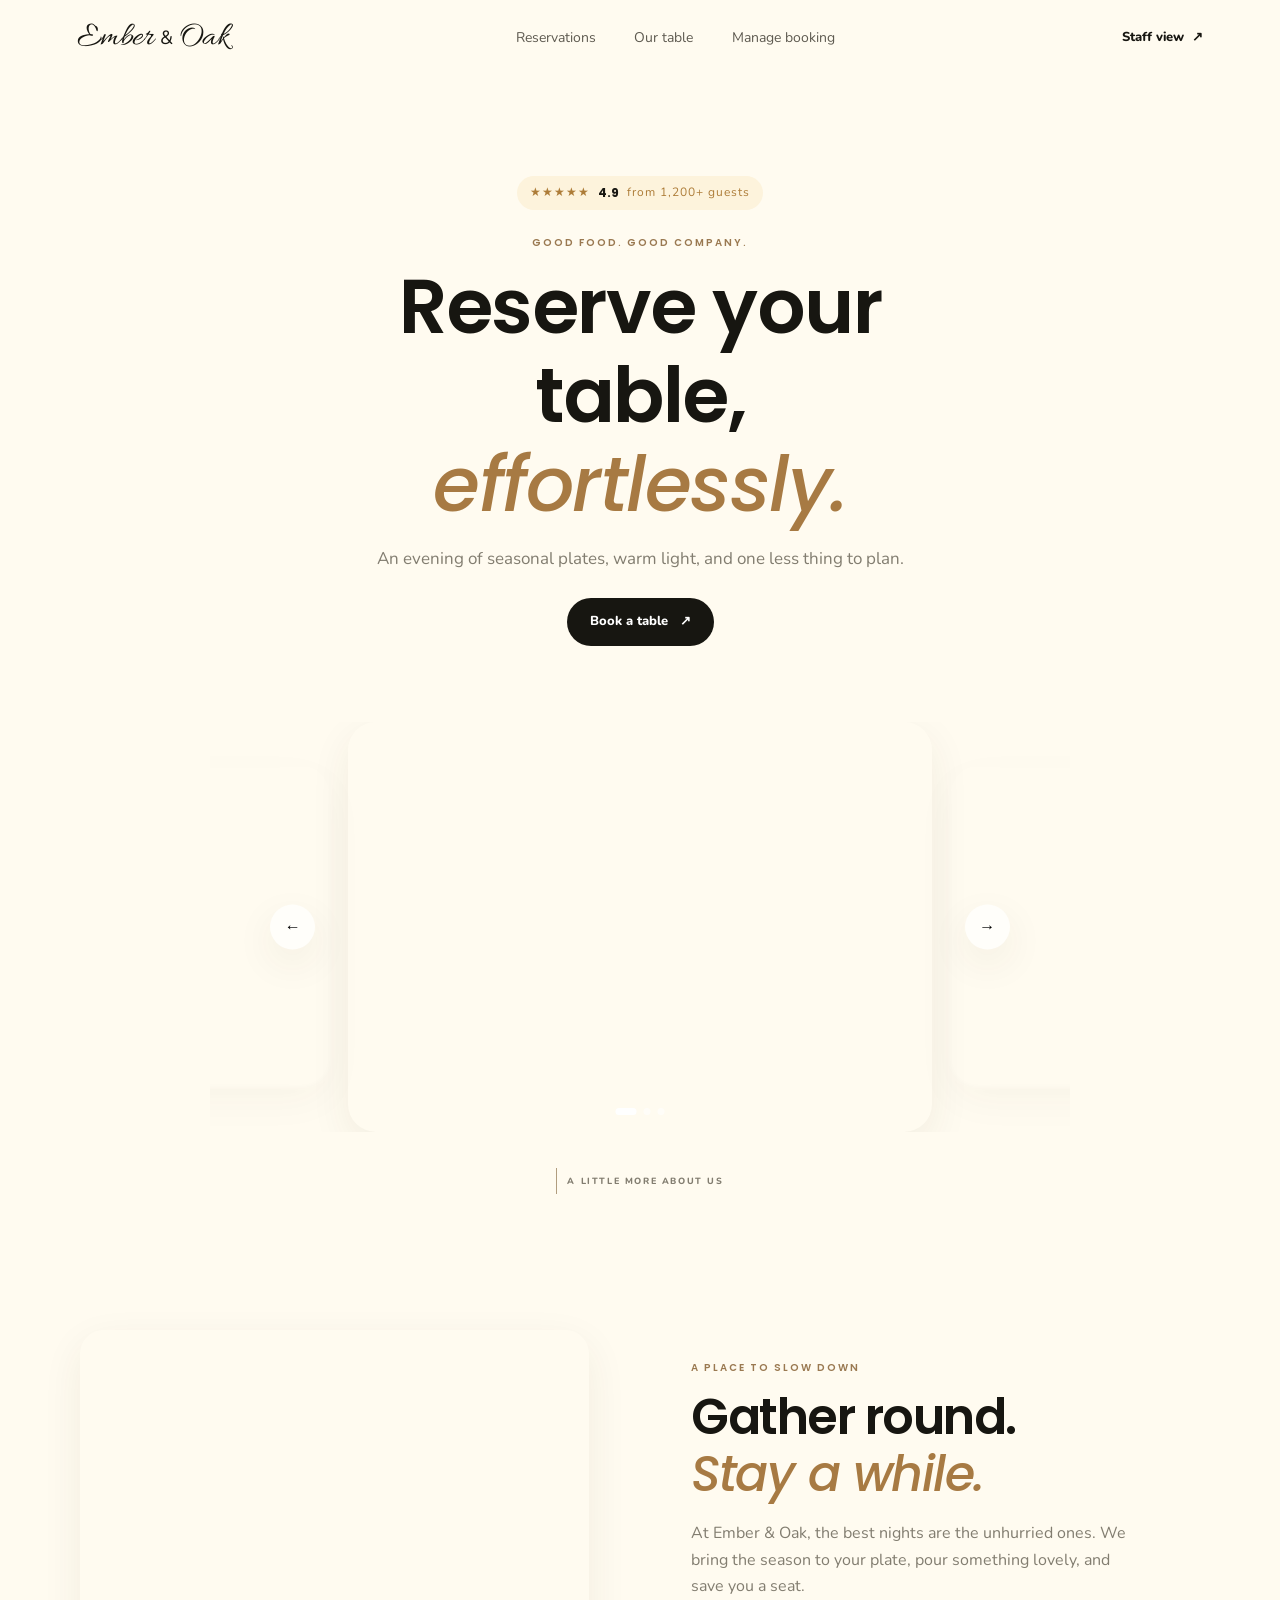
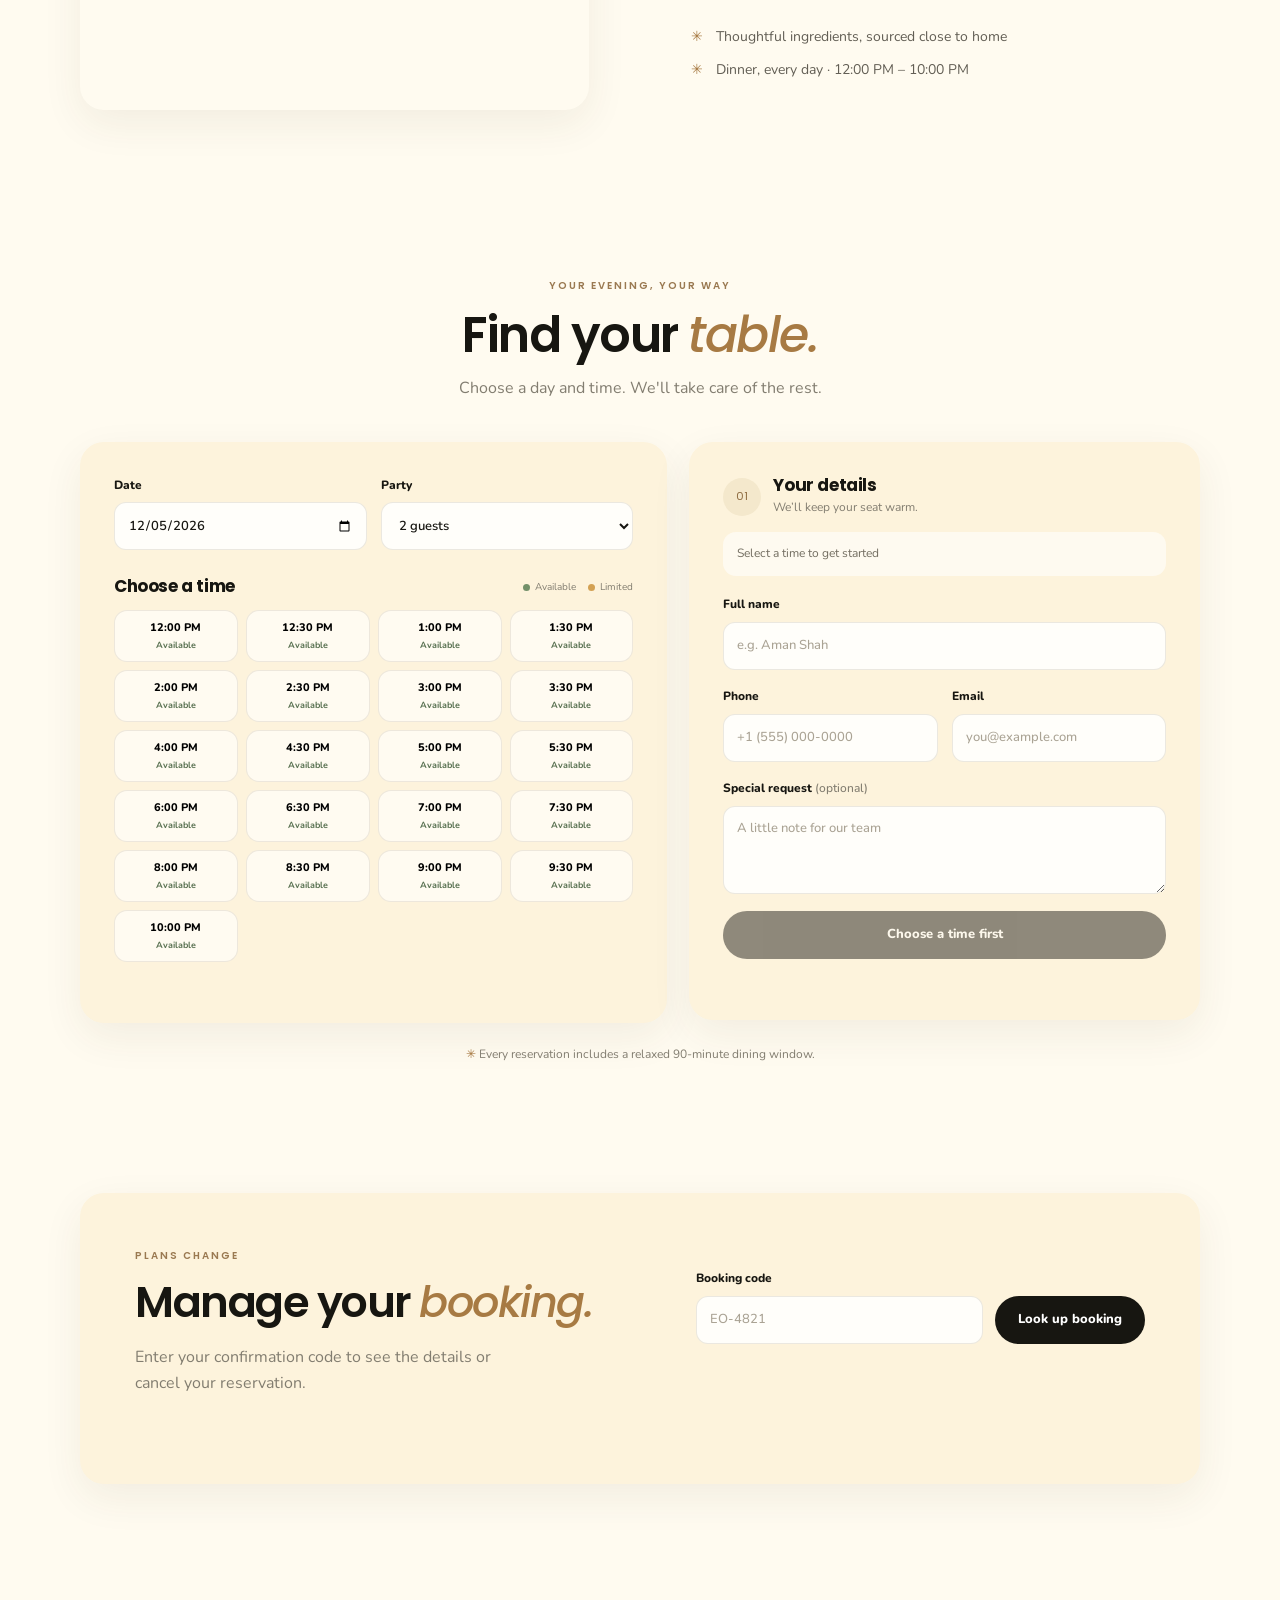
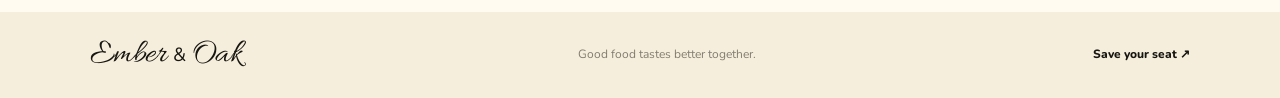
<file: index.html>
<!DOCTYPE html>
<html lang="en">
<head>
  <meta charset="UTF-8">
  <meta name="viewport" content="width=device-width, initial-scale=1.0">
  <meta name="theme-color" content="#fffbf0">
  <meta name="description" content="A lovely evening at Ember & Oak starts with a simple reservation.">
  <title>Ember &amp; Oak — A table worth gathering around</title>
  <link rel="preconnect" href="https://fonts.googleapis.com">
  <link rel="preconnect" href="https://fonts.gstatic.com" crossorigin>
  <link href="https://fonts.googleapis.com/css2?family=Nunito:wght@400;500;600;700;800&family=Poppins:wght@400;500;600;700&family=Allura&display=swap" rel="stylesheet">
  <link rel="stylesheet" href="style.css">
  <script src="script.js" defer></script>
</head>
<body>
  <header class="site-header">
    <a class="brand" href="#home" aria-label="Ember and Oak home">Ember <span>&amp;</span> Oak</a>
    <nav class="main-nav" aria-label="Main navigation">
      <a href="#book">Reservations</a>
      <a href="#story">Our table</a>
      <a href="#manage">Manage booking</a>
    </nav>
    <a class="staff-link" href="staff.html">Staff view <span aria-hidden="true">↗</span></a>
  </header>

  <main>
    <section class="hero section-wrap" id="home">
      <div class="hero-copy">
        <div class="rating-pill"><span aria-hidden="true">★★★★★</span> <strong>4.9</strong><span class="rating-note">from 1,200+ guests</span></div>
        <p class="eyebrow">GOOD FOOD. GOOD COMPANY.</p>
        <h1>Reserve your table,<br><em>effortlessly.</em></h1>
        <p class="hero-description">An evening of seasonal plates, warm light, and one less thing to plan.</p>
        <a class="button button-dark" href="#book">Book a table <span aria-hidden="true">↗</span></a>
      </div>
      <div class="carousel" aria-label="Ember and Oak restaurant gallery">
        <button class="carousel-arrow carousel-prev" type="button" aria-label="Previous image">←</button>
        <div class="carousel-track" id="carousel-track">
          <div class="carousel-image carousel-side" data-slide="0" role="img" aria-label="A warmly lit restaurant dining room"></div>
          <div class="carousel-image carousel-main" data-slide="1" role="img" aria-label="A beautifully plated seasonal dinner"></div>
          <div class="carousel-image carousel-side" data-slide="2" role="img" aria-label="Friends gathered around a dinner table"></div>
        </div>
        <button class="carousel-arrow carousel-next" type="button" aria-label="Next image">→</button>
        <div class="carousel-dots" id="carousel-dots" aria-label="Choose gallery image"></div>
      </div>
      <a class="scroll-hint" href="#story"><span></span> A LITTLE MORE ABOUT US</a>
    </section>

    <section class="story-section section-wrap" id="story">
      <div class="story-image image-card" role="img" aria-label="A quiet, candlelit restaurant interior"></div>
      <div class="story-copy">
        <p class="eyebrow">A PLACE TO SLOW DOWN</p>
        <h2>Gather round.<br><em>Stay a while.</em></h2>
        <p>At Ember &amp; Oak, the best nights are the unhurried ones. We bring the season to your plate, pour something lovely, and save you a seat.</p>
        <div class="story-detail"><span>✳</span> Thoughtful ingredients, sourced close to home</div>
        <div class="story-detail"><span>✳</span> Dinner, every day · 12:00 PM – 10:00 PM</div>
      </div>
    </section>

    <section class="booking-section section-wrap" id="book">
      <div class="section-heading">
        <p class="eyebrow">YOUR EVENING, YOUR WAY</p>
        <h2>Find your <em>table.</em></h2>
        <p>Choose a day and time. We'll take care of the rest.</p>
      </div>
      <div class="booking-layout">
        <div class="booking-controls card">
          <div class="control-row">
            <label class="field-label" for="booking-date">Date
              <input id="booking-date" type="date">
            </label>
            <label class="field-label" for="party-size">Party
              <select id="party-size">
                <option value="1">1 guest</option><option value="2" selected>2 guests</option>
                <option value="3">3 guests</option><option value="4">4 guests</option>
                <option value="5">5 guests</option><option value="6">6 guests</option>
                <option value="7">7 guests</option><option value="8">8 guests</option>
                <option value="9">9 guests</option><option value="10">10 guests</option>
              </select>
            </label>
          </div>
          <div class="slots-heading">
            <h3>Choose a time</h3>
            <span class="slot-legend"><i class="legend-dot"></i> Available <i class="legend-dot limited"></i> Limited</span>
          </div>
          <div class="slot-grid" id="slot-grid" aria-live="polite"></div>
          <p class="form-message" id="slot-message" role="status"></p>
        </div>

        <div class="guest-panel card" id="guest-panel">
          <div class="guest-panel-intro">
            <span class="step-number">01</span>
            <div><h3>Your details</h3><p>We’ll keep your seat warm.</p></div>
          </div>
          <div class="selected-slot" id="selected-slot">Select a time to get started</div>
          <form id="guest-form" novalidate>
            <label class="field-label" for="guest-name">Full name
              <input id="guest-name" name="name" type="text" autocomplete="name" maxlength="80" placeholder="e.g. Aman Shah" required>
            </label>
            <div class="control-row">
              <label class="field-label" for="guest-phone">Phone
                <input id="guest-phone" name="phone" type="tel" autocomplete="tel" maxlength="24" placeholder="+1 (555) 000-0000" required>
              </label>
              <label class="field-label" for="guest-email">Email
                <input id="guest-email" name="email" type="email" autocomplete="email" maxlength="120" placeholder="you@example.com" required>
              </label>
            </div>
            <label class="field-label" for="guest-request">Special request <span class="optional">(optional)</span>
              <textarea id="guest-request" name="request" rows="3" maxlength="300" placeholder="A little note for our team"></textarea>
            </label>
            <button class="button button-dark button-wide" id="submit-booking" type="submit" disabled>Choose a time first</button>
            <p class="form-message" id="guest-message" role="alert"></p>
          </form>
          <div id="confirmation" class="confirmation" aria-live="polite" hidden></div>
        </div>
      </div>
      <p class="booking-note"><span>✳</span> Every reservation includes a relaxed 90-minute dining window.</p>
    </section>

    <section class="manage-section section-wrap" id="manage">
      <div class="manage-card card">
        <div>
          <p class="eyebrow">PLANS CHANGE</p>
          <h2>Manage your <em>booking.</em></h2>
          <p>Enter your confirmation code to see the details or cancel your reservation.</p>
        </div>
        <form class="lookup-form" id="lookup-form" novalidate>
          <label class="field-label" for="lookup-code">Booking code
            <input id="lookup-code" type="text" placeholder="EO-4821" autocapitalize="characters" maxlength="12" required>
          </label>
          <button class="button button-dark" type="submit">Look up booking</button>
          <p class="form-message" id="lookup-message" role="alert"></p>
        </form>
        <div class="lookup-result" id="lookup-result" aria-live="polite"></div>
      </div>
      <div class="waitlist-card card" id="waitlist-status" hidden aria-live="polite"></div>
    </section>

  </main>

  <footer class="site-footer">
    <a class="brand" href="#home">Ember <span>&amp;</span> Oak</a>
    <p>Good food tastes better together.</p>
    <a href="#book">Save your seat <span aria-hidden="true">↗</span></a>
  </footer>
  <div class="toast" id="toast" role="status" aria-live="polite"></div>
</body>
</html>
</file>
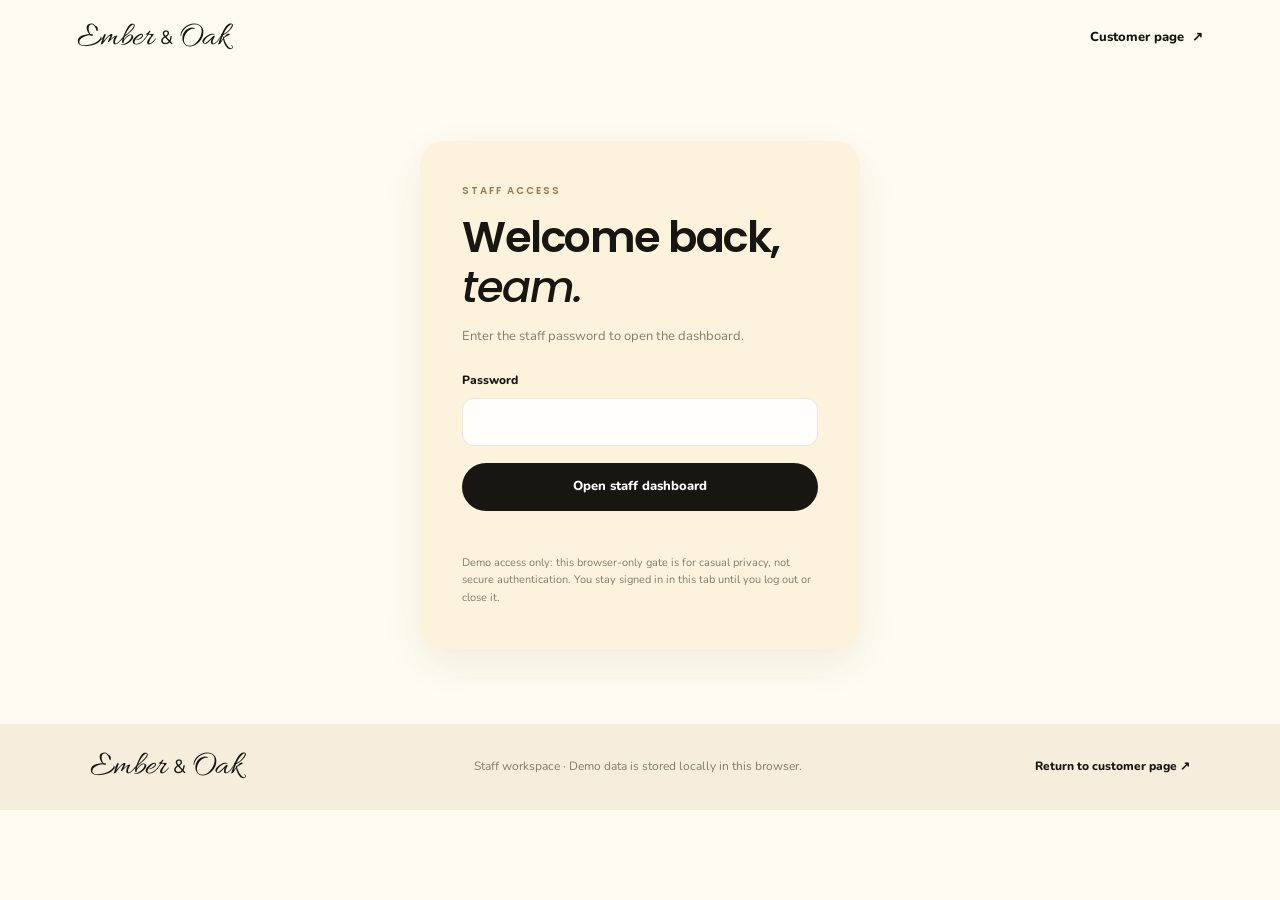
<file: staff.html>
<!DOCTYPE html>
<html lang="en">
<head>
  <meta charset="UTF-8">
  <meta name="viewport" content="width=device-width, initial-scale=1.0">
  <meta name="theme-color" content="#fffbf0">
  <meta name="description" content="Ember & Oak staff reservations, waitlist, and table availability dashboard.">
  <title>Staff dashboard — Ember &amp; Oak</title>
  <link rel="preconnect" href="https://fonts.googleapis.com">
  <link rel="preconnect" href="https://fonts.gstatic.com" crossorigin>
  <link href="https://fonts.googleapis.com/css2?family=Nunito:wght@400;500;600;700;800&family=Poppins:wght@400;500;600;700&family=Allura&display=swap" rel="stylesheet">
  <link rel="stylesheet" href="style.css">
  <script src="script.js" defer></script>
</head>
<body>
  <header class="site-header staff-site-header">
    <a class="brand" href="index.html" aria-label="Ember and Oak customer page">Ember <span>&amp;</span> Oak</a>
    <nav class="main-nav" id="staff-navigation" aria-label="Staff navigation" hidden>
      <a href="#staff-reservations">Reservations</a>
      <a href="#staff-waitlist-section">Waitlist</a>
      <a href="#staff-notifications">Notifications</a>
    </nav>
    <a class="staff-link" href="index.html">Customer page <span aria-hidden="true">↗</span></a>
  </header>
  <main>
    <section class="staff-login section-wrap" id="staff-login">
      <div class="staff-login-card card">
        <p class="eyebrow">STAFF ACCESS</p>
        <h1>Welcome back, <em>team.</em></h1>
        <p>Enter the staff password to open the dashboard.</p>
        <form id="staff-login-form" novalidate>
          <label class="field-label" for="staff-password">Password
            <input id="staff-password" type="password" autocomplete="current-password" required>
          </label>
          <button class="button button-dark button-wide" type="submit">Open staff dashboard</button>
          <p class="form-message" id="staff-login-message" role="alert"></p>
        </form>
        <p class="staff-login-note">Demo access only: this browser-only gate is for casual privacy, not secure authentication. You stay signed in in this tab until you log out or close it.</p>
      </div>
    </section>
    <div id="staff-dashboard" hidden>
      <section class="staff-section section-wrap" id="staff">
        <div class="staff-heading">
          <div>
            <p class="eyebrow">STAFF WORKSPACE · DEMO MODE</p>
            <h1>Good evening, <em>team.</em></h1>
            <p class="staff-intro">Reservations, the floor, and the waitlist — all in one place. Changes are saved in this browser.</p>
          </div>
          <div class="staff-heading-actions">
            <label class="compact-label staff-date-picker" for="staff-date">Service date <input id="staff-date" type="date"></label>
            <button type="button" class="button button-soft" id="staff-logout">Log out</button>
          </div>
        </div>
        <div class="staff-stats" id="staff-stats"></div>
        <div class="staff-grid">
          <article class="card staff-card staff-availability">
            <div class="staff-card-heading">
              <div><p class="eyebrow">30-MINUTE INTERVALS · 90-MINUTE BOOKINGS</p><h2>Table availability</h2></div>
              <span class="floor-legend"><i class="legend-dot"></i> Free <i class="legend-dot booked-legend"></i> Reserved</span>
            </div>
            <p class="floor-help">Each cell shows whether a new 90-minute booking can start at that time without overlapping another reservation. Scroll to see the full service.</p>
            <div class="availability-wrap"><div id="availability-grid"></div></div>
          </article>
          <article class="card staff-card" id="staff-reservations">
            <div class="staff-card-heading"><div><p class="eyebrow">SELECTED SERVICE DATE</p><h2>Reservations</h2></div><span class="count-pill" id="reservation-count">0</span></div>
            <div class="staff-list" id="reservation-list"></div>
          </article>
          <article class="card staff-card" id="staff-waitlist-section">
            <div class="staff-card-heading"><div><p class="eyebrow">NEXT IN LINE</p><h2>Waitlist queue</h2></div><span class="count-pill" id="waitlist-count">0</span></div>
            <div class="staff-list" id="staff-waitlist"></div>
          </article>
          <article class="card staff-card" id="staff-notifications">
            <div class="staff-card-heading"><div><p class="eyebrow">SIMULATED EMAIL &amp; SMS</p><h2>Notification log</h2></div><button class="text-button" type="button" id="clear-notifications">Clear</button></div>
            <div class="notification-list" id="notification-list"></div>
          </article>
        </div>
      </section>
    </div>
  </main>
  <footer class="site-footer">
    <a class="brand" href="index.html">Ember <span>&amp;</span> Oak</a>
    <p>Staff workspace · Demo data is stored locally in this browser.</p>
    <a href="index.html">Return to customer page <span aria-hidden="true">↗</span></a>
  </footer>
  <div class="toast" id="toast" role="status" aria-live="polite"></div>
</body>
</html>
</file>
<file: style.css>
:root {
  --cream: #fffbf0;
  --beige: #fdf3dc;
  --beige-deep: #f4e8cc;
  --ink: #171611;
  --muted: #827d70;
  --green: #587050;
  --green-pale: #e7eee1;
  --red: #a44f3d;
  --red-pale: #f7e6df;
  --white: #fffefa;
  --radius-card: 24px;
  --shadow-soft: 0 14px 42px rgba(65, 50, 25, .07);
  --space-section: clamp(72px, 10vw, 138px);
}

* { box-sizing: border-box; }
html { scroll-behavior: smooth; scroll-padding-top: 88px; }
body { margin: 0; background: var(--cream); color: var(--ink); font-family: "Nunito", sans-serif; font-size: 16px; line-height: 1.65; }
button, input, select, textarea { font: inherit; }
button, a { -webkit-tap-highlight-color: transparent; }
a { color: inherit; text-decoration: none; }
button:focus-visible, a:focus-visible, input:focus-visible, select:focus-visible, textarea:focus-visible { outline: 3px solid #aa8b50; outline-offset: 3px; }
[hidden] { display: none !important; }

.site-header { position: sticky; z-index: 20; top: 0; display: flex; align-items: center; justify-content: space-between; min-height: 76px; padding: 8px clamp(20px, 6vw, 92px); background: rgba(255, 251, 240, .91); backdrop-filter: blur(14px); }
.brand { flex: 0 0 auto; font-family: "Allura", cursive; font-size: 34px; line-height: 1; letter-spacing: -.5px; }
.brand span { font-family: "Nunito", sans-serif; font-size: .56em; }
.main-nav { display: flex; gap: clamp(18px, 3vw, 42px); color: #5e5a50; font-size: 14px; }
.main-nav a, .staff-link, .site-footer a { transition: color .2s ease; }
.main-nav a:hover, .staff-link:hover, .site-footer a:hover { color: #a16f34; }
.staff-link { font-size: 13px; font-weight: 800; }
.staff-link span { margin-left: 4px; }
.section-wrap { width: min(1120px, calc(100% - 48px)); margin-inline: auto; }
.hero { position: relative; padding-top: clamp(62px, 8vw, 100px); text-align: center; }
.hero-copy { max-width: 700px; margin: auto; }
.rating-pill, .count-pill { display: inline-flex; align-items: center; gap: 8px; padding: 7px 13px; border-radius: 999px; background: var(--beige); font-size: 12px; }
.rating-pill > span { color: #ad7c38; letter-spacing: 1px; }
.rating-pill strong { font-family: "Poppins", sans-serif; font-size: 12px; }
.rating-note { color: var(--muted); }
.eyebrow { margin: 0 0 12px; color: #9a7951; font-family: "Poppins", sans-serif; font-size: 10px; font-weight: 600; letter-spacing: 2px; }
.hero .eyebrow { margin-top: 25px; }
h1, h2, h3 { margin-top: 0; font-family: "Poppins", sans-serif; letter-spacing: -1.5px; line-height: 1.17; }
h1 { margin-bottom: 15px; font-size: clamp(42px, 7vw, 76px); font-weight: 600; }
h1 em, h2 em { font-weight: 500; }
.hero h1 em, .section-heading h2 em, .story-copy h2 em, .manage-card h2 em, .staff-heading h2 em { color: #a77a43; }
.hero-description { margin: 0 auto 25px; color: var(--muted); font-size: 17px; }
.button { display: inline-flex; align-items: center; justify-content: center; gap: 12px; min-height: 48px; padding: 12px 23px; border: 0; border-radius: 999px; cursor: pointer; font-size: 13px; font-weight: 800; transition: transform .22s ease, background .22s ease, box-shadow .22s ease; }
.button:hover:not(:disabled) { transform: translateY(-2px); box-shadow: 0 9px 22px rgba(23, 22, 17, .14); }
.button-dark { background: var(--ink); color: white; }
.button-dark:hover:not(:disabled) { background: #37342b; }
.button-soft { background: var(--beige); color: var(--ink); }
.button:disabled { cursor: not-allowed; opacity: .48; }
.button-wide { width: 100%; }

.carousel { position: relative; width: min(860px, 100%); height: clamp(250px, 42vw, 410px); margin: clamp(45px, 7vw, 76px) auto 0; }
.carousel-track { display: flex; align-items: center; justify-content: center; height: 100%; gap: 18px; overflow: hidden; }
.carousel-image { flex: 0 0 67%; height: 100%; border-radius: 28px; background-position: center; background-size: cover; box-shadow: var(--shadow-soft); transition: opacity .35s ease, filter .35s ease, transform .35s ease; }
.carousel-main { z-index: 1; flex-basis: 68%; }
.carousel-side { flex-basis: 20%; height: 78%; filter: blur(2px); opacity: .55; }
.carousel-arrow { position: absolute; z-index: 3; top: 50%; display: grid; width: 45px; height: 45px; place-items: center; border: 0; border-radius: 50%; background: var(--white); box-shadow: var(--shadow-soft); cursor: pointer; transform: translateY(-50%); transition: transform .2s ease; }
.carousel-arrow:hover { transform: translateY(-50%) scale(1.06); }
.carousel-prev { left: 7%; }
.carousel-next { right: 7%; }
.carousel-dots { position: absolute; z-index: 2; bottom: 17px; left: 50%; display: flex; gap: 7px; transform: translateX(-50%); }
.carousel-dot { width: 7px; height: 7px; padding: 0; border: 0; border-radius: 50%; background: rgba(255,255,255,.55); cursor: pointer; }
.carousel-dot[aria-current="true"] { width: 21px; border-radius: 8px; background: white; }
.scroll-hint { display: inline-flex; align-items: center; gap: 10px; margin-top: 36px; color: var(--muted); font-size: 9px; font-weight: 800; letter-spacing: 1.6px; }
.scroll-hint span { width: 1px; height: 26px; background: #b19d7f; }

.story-section { display: grid; grid-template-columns: 1fr 1fr; align-items: center; gap: clamp(36px, 8vw, 108px); padding-top: var(--space-section); padding-bottom: var(--space-section); }
.image-card { min-height: 380px; border-radius: var(--radius-card); background-position: center; background-size: cover; box-shadow: var(--shadow-soft); }
.story-image { background-image: url("https://images.unsplash.com/photo-1414235077428-338989a2e8c0?auto=format&fit=crop&w=1000&q=85"); }
.story-copy h2, .section-heading h2, .manage-card h2, .staff-heading h2 { margin-bottom: 17px; font-size: clamp(33px, 4.5vw, 49px); font-weight: 600; }
.story-copy > p:not(.eyebrow), .manage-card > div > p:not(.eyebrow), .section-heading > p:not(.eyebrow) { color: var(--muted); }
.story-copy > p:not(.eyebrow) { max-width: 440px; margin-bottom: 25px; }
.story-detail { margin-top: 10px; color: #625e54; font-size: 14px; }
.story-detail span { margin-right: 9px; color: #a77a43; }

.booking-section { padding-top: 40px; padding-bottom: var(--space-section); }
.section-heading { margin-bottom: 40px; text-align: center; }
.section-heading > p:not(.eyebrow) { margin-top: -6px; }
.booking-layout { display: grid; grid-template-columns: 1.07fr .93fr; align-items: start; gap: 22px; }
.card { border-radius: var(--radius-card); background: var(--beige); box-shadow: var(--shadow-soft); }
.booking-controls, .guest-panel { padding: clamp(22px, 3vw, 34px); }
.control-row { display: grid; grid-template-columns: 1fr 1fr; gap: 14px; }
.field-label { display: block; margin-bottom: 17px; font-size: 12px; font-weight: 800; }
.field-label input, .field-label select, .field-label textarea { display: block; width: 100%; min-height: 48px; margin-top: 7px; padding: 11px 13px; border: 1px solid rgba(115, 98, 68, .14); border-radius: 12px; background: var(--white); color: var(--ink); font-size: 13px; font-weight: 600; }
.field-label textarea { min-height: 82px; resize: vertical; }
.field-label input::placeholder, .field-label textarea::placeholder { color: #aaa394; font-weight: 500; }
.field-label select { cursor: pointer; }
.optional { color: var(--muted); font-weight: 500; }
.slots-heading { display: flex; justify-content: space-between; align-items: center; margin: 10px 0 13px; }
.slots-heading h3, .guest-panel h3, .staff-card h3 { margin: 0; font-size: 17px; letter-spacing: -.4px; }
.slot-legend { display: flex; align-items: center; gap: 5px; color: var(--muted); font-size: 10px; }
.legend-dot { width: 7px; height: 7px; margin-left: 7px; border-radius: 50%; background: #739069; }
.legend-dot.limited { background: #d3a153; }
.slot-grid { display: grid; grid-template-columns: repeat(4, minmax(0, 1fr)); gap: 8px; }
.time-slot { position: relative; min-height: 50px; padding: 8px 3px; border: 1px solid rgba(115, 98, 68, .13); border-radius: 13px; background: rgba(255,254,250,.72); cursor: pointer; text-align: center; transition: transform .2s ease, background .2s ease, border-color .2s ease; }
.time-slot:hover:not(:disabled) { transform: translateY(-2px); border-color: #b6a37e; }
.time-slot[aria-pressed="true"] { border-color: var(--ink); background: var(--ink); color: white; }
.time-slot:disabled { cursor: default; opacity: .48; }
.time-slot .slot-time { display: block; font-size: 11px; font-weight: 800; }
.time-slot .slot-status { display: block; margin-top: 1px; color: var(--green); font-size: 9px; font-weight: 700; }
.time-slot.status-limited .slot-status { color: #a57832; }
.time-slot.status-full .slot-status { color: var(--red); }
.time-slot[aria-pressed="true"] .slot-status { color: #e0d9c8; }
.guest-panel-intro { display: flex; align-items: center; gap: 12px; margin-bottom: 15px; }
.step-number { display: grid; width: 38px; height: 38px; place-items: center; border-radius: 50%; background: var(--beige-deep); color: #8d6b40; font-family: "Poppins", sans-serif; font-size: 11px; }
.guest-panel-intro p { margin: 2px 0 0; color: var(--muted); font-size: 12px; }
.selected-slot { margin-bottom: 19px; padding: 12px 14px; border-radius: 13px; background: rgba(255,254,250,.66); color: #726d60; font-size: 12px; }
.selected-slot.is-selected { color: var(--ink); font-weight: 800; }
.form-message { min-height: 18px; margin: 9px 0 0; color: var(--red); font-size: 12px; }
.confirmation { margin-top: 21px; padding: 23px 20px; border-radius: 17px; background: rgba(255,254,250,.78); text-align: center; }
.confirmation-mark { display: grid; width: 39px; height: 39px; margin: 0 auto 13px; place-items: center; border-radius: 50%; background: var(--green-pale); color: var(--green); font-size: 18px; font-weight: 800; }
.confirmation-mark.wait-mark { background: var(--beige-deep); color: #946e3a; }
.confirmation .eyebrow { margin-bottom: 7px; }
.confirmation h3 { margin: 0 0 8px; font-size: 20px; letter-spacing: -.5px; }
.confirmation > p:not(.eyebrow) { margin: 5px 0; color: var(--muted); font-size: 12px; }
.confirmation-table { color: #625e54 !important; }
.code-chip { display: inline-flex; gap: 9px; align-items: center; margin: 13px 0 5px; padding: 8px 13px; border-radius: 10px; background: var(--beige); color: var(--muted); font-size: 9px; letter-spacing: 1px; }
.code-chip strong { color: var(--ink); font-family: "Poppins", sans-serif; font-size: 13px; letter-spacing: .5px; }
.queue-position { display: flex; align-items: baseline; justify-content: center; gap: 7px; margin: 12px 0 5px; font-family: "Poppins", sans-serif; font-size: 26px; font-weight: 600; }
.queue-position span { color: var(--muted); font-family: "Nunito", sans-serif; font-size: 12px; font-weight: 600; }
.confirmation-lookup, .confirmation-waitlist { margin-top: 7px; text-decoration: underline; text-underline-offset: 3px; }
.booking-note { margin: 22px 0 0; color: var(--muted); text-align: center; font-size: 12px; }
.booking-note span { color: #a77a43; }

.manage-section { padding-bottom: var(--space-section); }
.manage-card { display: grid; grid-template-columns: 1fr .85fr; align-items: center; gap: 32px; padding: clamp(26px, 5vw, 55px); }
.manage-card h2 { font-size: clamp(30px, 4vw, 43px); }
.manage-card > div > p:not(.eyebrow) { max-width: 390px; margin: 0; }
.lookup-form { display: grid; grid-template-columns: 1fr auto; align-items: end; gap: 5px 12px; }
.lookup-form .field-label { margin: 0; }
.lookup-form .form-message { grid-column: 1 / -1; }
.lookup-result { grid-column: 1 / -1; }
.booking-result-row { display: flex; align-items: center; justify-content: space-between; gap: 14px; padding-top: 17px; border-top: 1px solid rgba(115,98,68,.14); }
.booking-result-row p { margin: 0; font-size: 13px; }
.booking-result-row .button { min-height: 39px; padding: 9px 17px; font-size: 11px; }
.button-danger { background: var(--red-pale); color: var(--red); }
.waitlist-card { margin-top: 18px; padding: 25px 30px; }
.waitlist-card h3 { margin-bottom: 7px; font-size: 19px; }
.waitlist-card p { margin: 4px 0; color: var(--muted); font-size: 13px; }
.waitlist-card .button { margin-top: 12px; }

.staff-login { display: grid; min-height: min(72vh, 680px); place-items: center; padding-top: 55px; padding-bottom: 65px; }
.staff-login-card { width: min(100%, 440px); padding: clamp(26px, 5vw, 42px); }
.staff-login-card h1 { margin: 0 0 9px; font-size: clamp(32px, 5vw, 43px); }
.staff-login-card > p:not(.eyebrow) { color: var(--muted); font-size: 13px; }
.staff-login-card form { margin-top: 24px; }
.staff-login-card .form-message { margin-bottom: 5px; }
.staff-login-note { margin: 16px 0 0 !important; color: var(--muted); font-size: 11px !important; line-height: 1.6; }
.staff-login-note + .staff-login-note { margin-top: 8px !important; }
.staff-login-note code { padding: 2px 4px; border-radius: 4px; background: rgba(255,254,250,.72); font-size: 10px; }
.staff-section { padding-bottom: var(--space-section); }
.staff-heading { display: flex; justify-content: space-between; align-items: center; margin-bottom: 26px; }
.staff-heading-actions { display: flex; align-items: end; gap: 14px; }
.staff-heading h1 { margin: 0; font-size: clamp(34px, 5vw, 53px); }
.staff-heading h2, .staff-card-heading h2 { margin: 0; font-size: 19px; letter-spacing: -.5px; }
.staff-heading .eyebrow { margin-bottom: 8px; }
.staff-intro, .floor-help { margin: 9px 0 0; color: var(--muted); font-size: 13px; }
.staff-date-picker { display: grid; gap: 6px; justify-items: end; color: var(--ink); font-size: 12px; font-weight: 800; }
.floor-legend { display: flex; align-items: center; gap: 5px; color: var(--muted); font-size: 10px; white-space: nowrap; }
.floor-legend .legend-dot { margin-left: 0; }
.floor-legend .booked-legend { margin-left: 9px; background: #ba765b; }
.floor-help { margin: -7px 0 12px; font-size: 11px; }
.staff-stats { display: grid; grid-template-columns: repeat(3, 1fr); gap: 14px; margin-bottom: 18px; }
.stat-card { padding: 20px 24px; border-radius: 18px; background: var(--beige); }
.stat-card strong { display: block; font-family: "Poppins", sans-serif; font-size: 27px; }
.stat-card span { color: var(--muted); font-size: 12px; }
.staff-grid { display: grid; grid-template-columns: 1fr 1fr; gap: 18px; }
.staff-card { min-width: 0; padding: 25px; }
.staff-availability { grid-column: 1 / -1; }
.staff-card-heading { display: flex; align-items: center; justify-content: space-between; gap: 10px; margin-bottom: 18px; }
.staff-card-heading .eyebrow { margin-bottom: 5px; }
.count-pill { padding: 5px 10px; }
.compact-label { display: flex; align-items: center; gap: 8px; color: var(--muted); font-size: 11px; }
.compact-label input { max-width: 155px; min-height: 37px; padding: 6px 9px; border: 1px solid rgba(115,98,68,.14); border-radius: 10px; background: var(--white); color: var(--ink); font-size: 11px; }
.availability-wrap { overflow-x: auto; }
.availability-table { width: max-content; min-width: 100%; border-collapse: separate; border-spacing: 5px; font-size: 11px; }
.availability-table th { padding: 7px; color: var(--muted); font-weight: 700; white-space: nowrap; }
.availability-table td { min-width: 58px; height: 34px; border-radius: 8px; background: var(--green-pale); color: #506849; text-align: center; font-size: 9px; }
.availability-table td.booked { background: #f2dfd1; color: #9b563e; }
.availability-table .table-name { position: sticky; left: 0; min-width: 55px; background: var(--beige); color: var(--ink); text-align: left; font-weight: 800; }
.staff-list, .notification-list { display: grid; gap: 9px; max-height: 375px; overflow-y: auto; }
.staff-item, .notification-item { padding: 12px 13px; border-radius: 13px; background: rgba(255,254,250,.65); }
.staff-item-top { display: flex; justify-content: space-between; gap: 10px; }
.staff-item strong { font-size: 12px; }
.staff-item p, .notification-item p { margin: 3px 0 0; color: var(--muted); font-size: 11px; }
.staff-item-actions { display: flex; flex-wrap: wrap; gap: 7px; margin-top: 10px; }
.mini-button, .text-button { padding: 6px 10px; border: 0; border-radius: 999px; background: var(--beige-deep); color: var(--ink); cursor: pointer; font-size: 10px; font-weight: 800; }
.mini-button:hover, .text-button:hover { background: #ead9b7; }
.mini-button.danger { background: var(--red-pale); color: var(--red); }
.mini-button:disabled { cursor: default; opacity: .6; }
.text-button { background: transparent; color: var(--muted); }
.empty-state { padding: 18px 10px; color: var(--muted); text-align: center; font-size: 12px; }
.notification-item { border-left: 3px solid #bd9e6d; }
.notification-item strong { font-size: 11px; }
.notification-item time { display: block; margin-top: 5px; color: #a19a8b; font-size: 9px; }

.site-footer { display: flex; align-items: center; justify-content: space-between; gap: 20px; padding: 26px clamp(22px, 7vw, 100px); background: #f6eedc; }
.site-footer p { margin: 0; color: var(--muted); font-size: 12px; }
.site-footer > a:last-child { font-size: 12px; font-weight: 800; }
.toast { position: fixed; z-index: 50; right: 22px; bottom: 22px; max-width: min(410px, calc(100vw - 44px)); padding: 15px 19px; border-radius: 15px; background: var(--ink); color: white; box-shadow: 0 14px 38px rgba(0,0,0,.2); font-size: 13px; opacity: 0; pointer-events: none; transform: translateY(12px); transition: opacity .25s ease, transform .25s ease; }
.toast.is-visible { opacity: 1; transform: translateY(0); }
.reveal { opacity: 0; transform: translateY(16px); transition: opacity .65s ease, transform .65s ease; }
.reveal.is-visible { opacity: 1; transform: translateY(0); }

@media (max-width: 800px) {
  .main-nav { gap: 15px; font-size: 12px; }
  .section-wrap { width: min(100% - 36px, 650px); }
  .story-section { gap: 28px; }
  .image-card { min-height: 320px; }
  .booking-layout { grid-template-columns: 1fr; }
  .booking-controls, .guest-panel { padding: 26px; }
  .manage-card { grid-template-columns: 1fr; gap: 20px; }
  .lookup-form { max-width: 520px; }
}
@media (max-width: 560px) {
  .site-header { min-height: 68px; padding-inline: 16px; }
  .brand { font-size: 29px; }
  .main-nav { position: absolute; top: 67px; left: 0; right: 0; justify-content: center; gap: 21px; padding: 10px 12px; background: rgba(255,251,240,.97); font-size: 11px; }
  .staff-link { font-size: 11px; }
  .hero { padding-top: 96px; }
  .hero-description { max-width: 330px; font-size: 15px; }
  .carousel { height: 270px; margin-top: 38px; }
  .carousel-track { gap: 10px; }
  .carousel-main { flex-basis: 82%; }
  .carousel-side { flex-basis: 8%; }
  .carousel-arrow { width: 38px; height: 38px; }
  .carousel-prev { left: 3%; }
  .carousel-next { right: 3%; }
  .story-section { grid-template-columns: 1fr; gap: 25px; }
  .image-card { min-height: 290px; }
  .story-copy { padding-inline: 6px; }
  .section-heading { margin-bottom: 28px; }
  .slot-grid { grid-template-columns: repeat(3, 1fr); }
  .control-row { gap: 10px; }
  .slots-heading { align-items: flex-start; flex-direction: column; gap: 7px; }
  .legend-dot:first-of-type { margin-left: 0; }
  .lookup-form { grid-template-columns: 1fr; }
  .lookup-form .button { width: 100%; }
  .lookup-form .form-message { grid-column: auto; }
  .booking-result-row { align-items: flex-start; flex-direction: column; }
  .staff-heading { align-items: flex-start; flex-direction: column; gap: 15px; }
  .staff-heading-actions { width: 100%; align-items: flex-start; justify-content: space-between; }
  .staff-date-picker { justify-items: start; }
  .staff-stats { gap: 8px; }
  .stat-card { padding: 14px; }
  .stat-card strong { font-size: 22px; }
  .stat-card span { font-size: 10px; }
  .staff-grid { grid-template-columns: 1fr; }
  .staff-availability { grid-column: auto; }
  .staff-card { padding: 20px 16px; }
  .staff-card-heading { align-items: flex-start; }
  .compact-label { align-items: flex-start; flex-direction: column; gap: 4px; }
  .site-footer { flex-wrap: wrap; justify-content: center; text-align: center; }
  .site-footer p { width: 100%; order: 2; }
}
@media (prefers-reduced-motion: reduce) {
  *, *::before, *::after { scroll-behavior: auto !important; transition-duration: .01ms !important; animation-duration: .01ms !important; }
}
</file>
